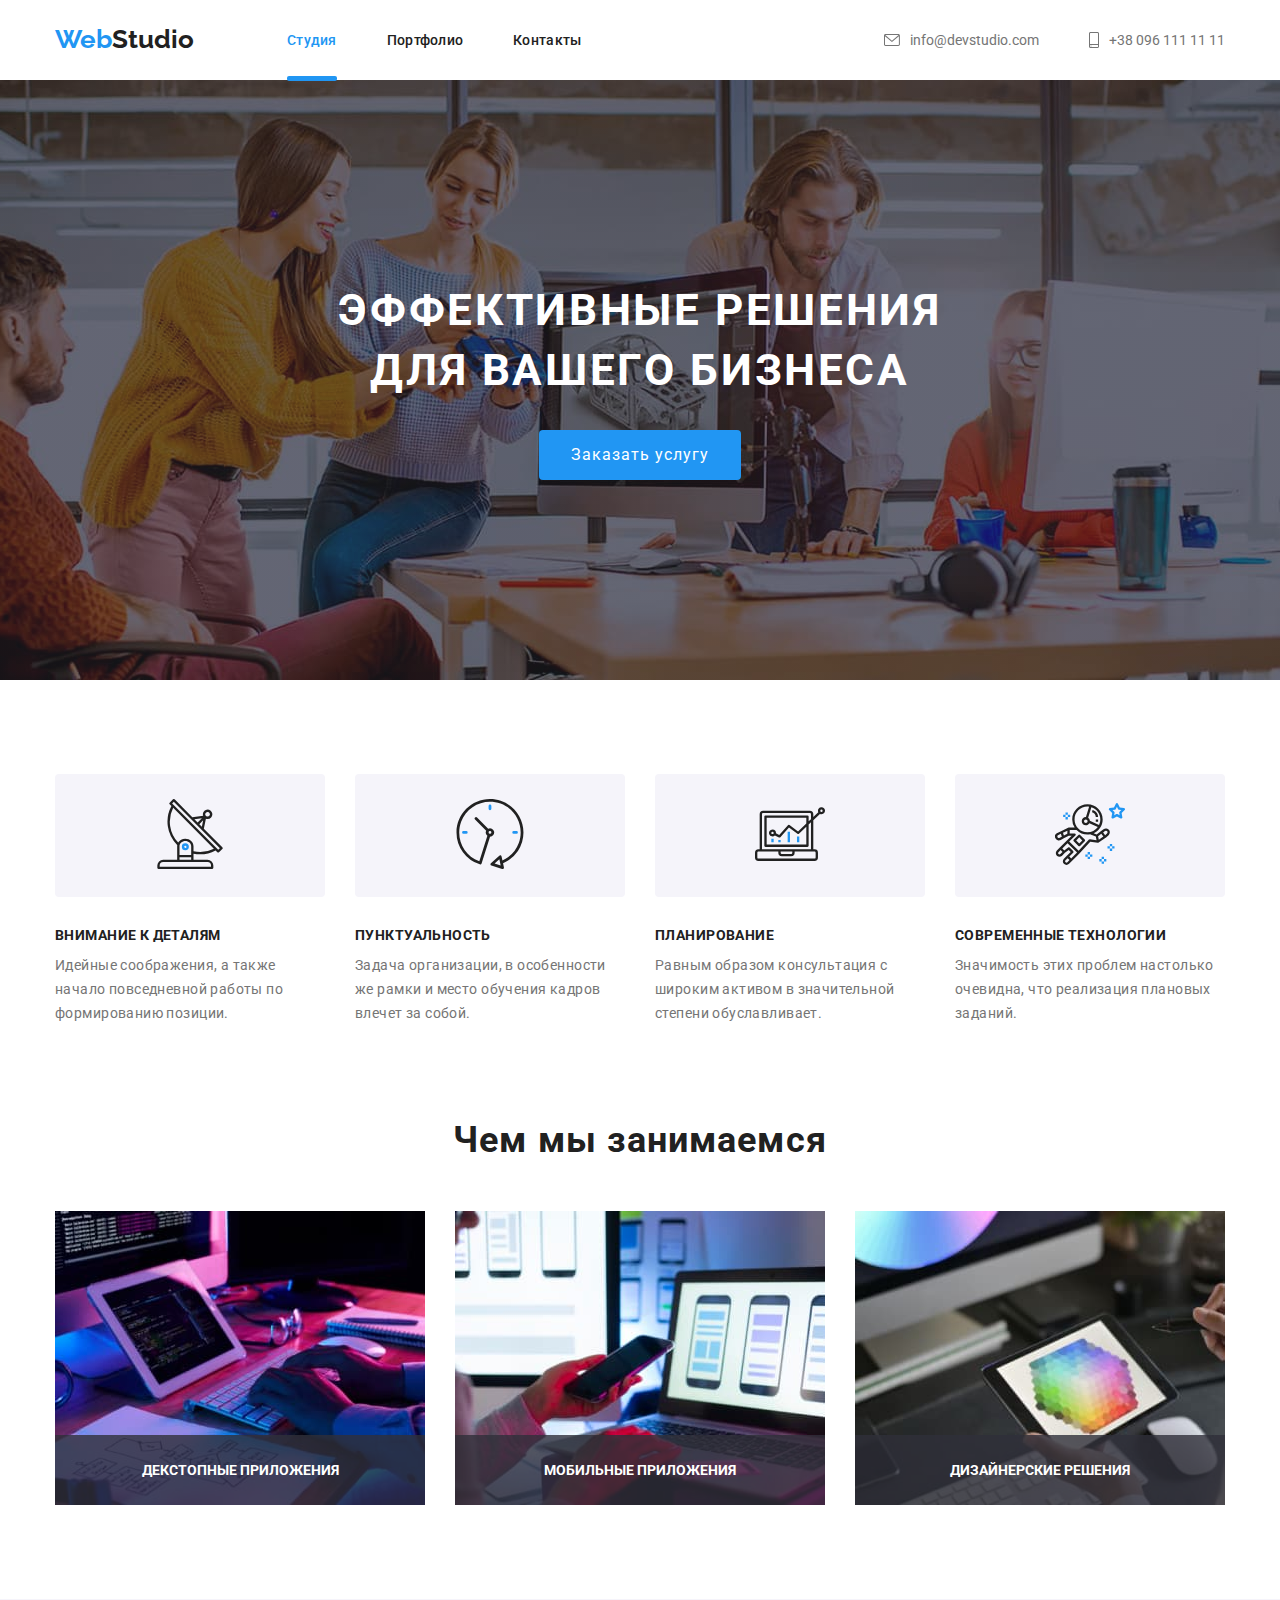
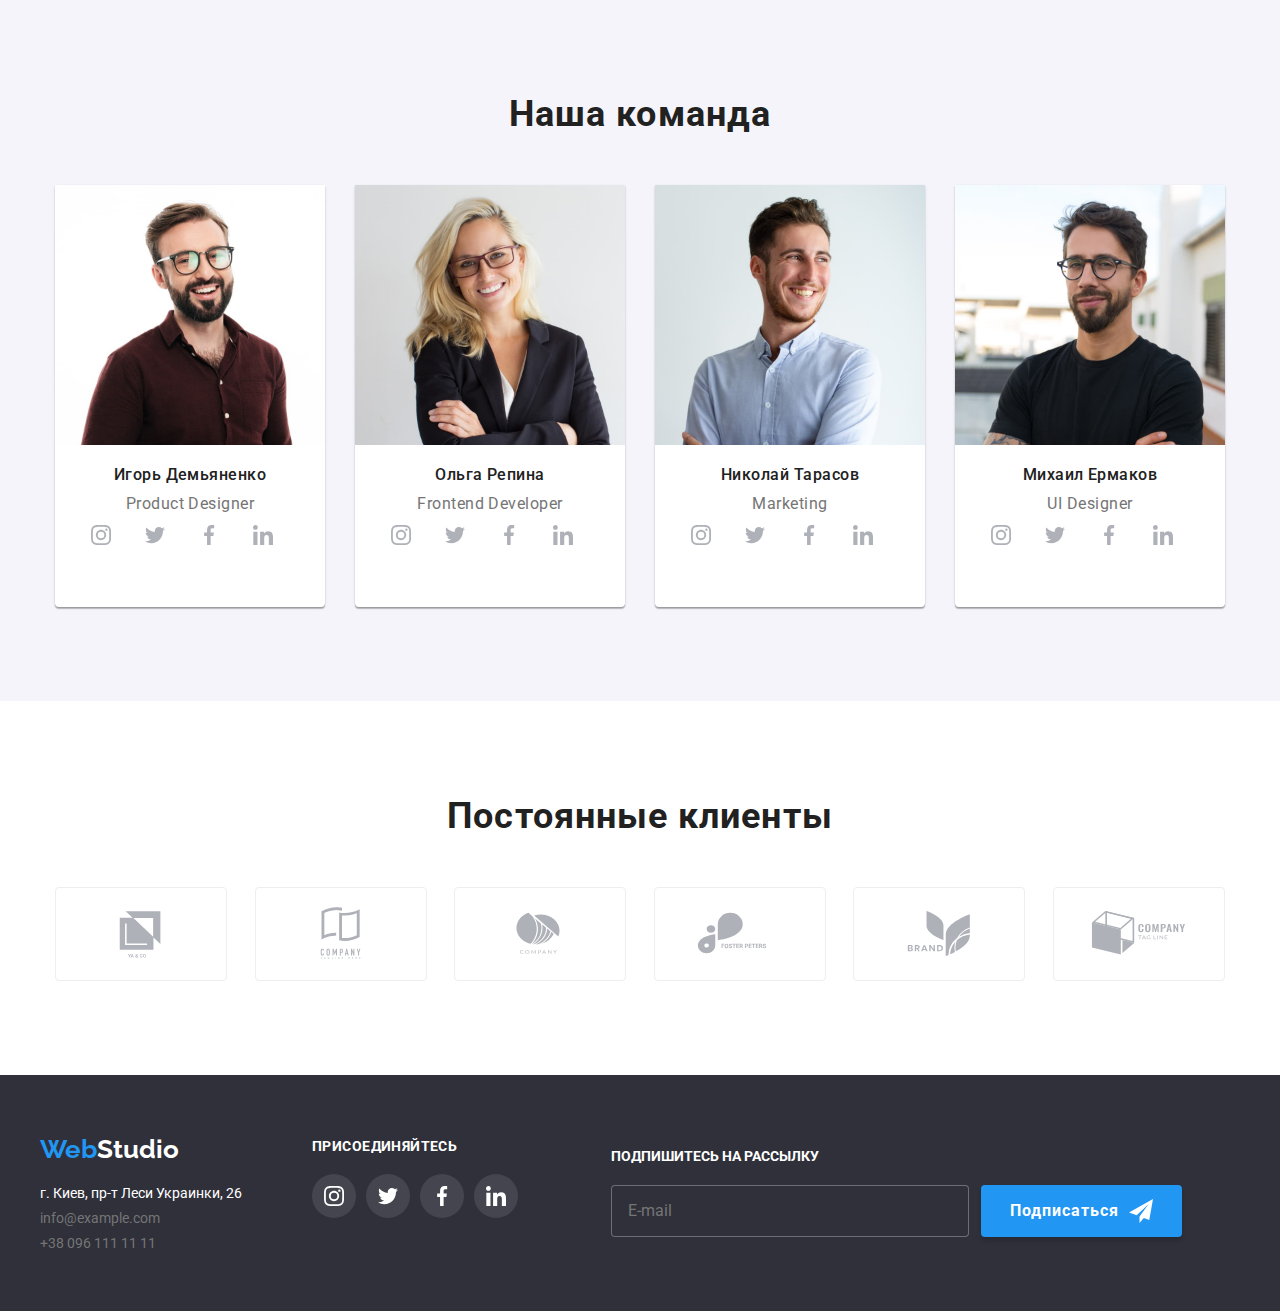
<file: index.html>
<!DOCTYPE html>
<html lang="en">

<head>
    <meta charset="UTF-8">
    <meta http-equiv="X-UA-Compatible" content="IE=edge">
    <meta name="viewport" content="width= , initial-scale=1.0">
    <title>WebStudio</title>
    <link
        href="https://fonts.googleapis.com/css2?family=Raleway:wght@400;500&family=Roboto:wght@400;500;700;900&display=swap"
        rel="stylesheet">
    <link rel="stylesheet"
        href="https://cdnjs.cloudflare.com/ajax/libs/modern-normalize/1.1.0/modern-normalize.min.css">
    <link rel="stylesheet" href="./css/styles.css">
</head>

<body>
    <!-- шапка сайта -->
    <header class="page-header">
        <div class="container container-header centered">
            <a href="#" class="logo"><span>Web</span>Studio</a>
            <nav class="nav-header">
                <ul class="nav-list">
                    <li class="nav-item"><a href="./index.html" class="nav-link current">Студия</a></li>
                    <li class="nav-item"><a href="./portfolio.html" class="nav-link">Портфолио</a></li>
                    <li class="nav-item"><a href="#" class="nav-link">Контакты</a></li>
                </ul>
            </nav>
            <ul class="contacts-list-header">
                <li class="contacts-list-item">
                    <a href=" mailto:info@devstudio.com" class="contact-link centered">
                        <svg class="svg-envelope" width="16" height="12">
                            <use href="./images/icon.svg#icon-envelope"></use>
                        </svg>
                        <span>info@devstudio.com</span></a>
                </li>
                <li class="contacts-list-item">
                    <a href=" tel:+380961111111" class="contact-link centered">
                        <svg class="svg-phone" width="10" height="16">
                            <use href="./images/icon.svg#icon-smartphone"></use>
                        </svg>
                        <span>+38 096 111 11 11</span></a>
                </li>
            </ul>
        </div>
    </header>
    <!-- главная страница -->
    <main class="section-main-container">
        <section class="main-section">
            <div class="container container-main">
                <h1 class="main-title">Эффективные решения для вашего бизнеса</h1>
                <button class="primary-button" data-modal-open type="button">Заказать услугу</button>
            </div>
        </section>
        <!-- Информация -->
        <section class="info-container">
            <div class="container container-info">
                <ul class="info-list flex-between">
                    <li class="info-discription">
                        <div class="svg-container">
                            <svg class="svg-item" width="70" height="70">
                                <use href="./images/icon.svg#icon-antenna"></use>
                            </svg>
                        </div>
                        <h2 class="info-title">Внимание к деталям</h2>
                        <p class="info-item">Идейные соображения, а также начало повседневной работы по формированию
                            позиции.</p>
                    </li>
                    <li class="info-discription">
                        <div class="svg-container">
                            <svg class="svg-item" width="70" height="70">
                                <use href="./images/icon.svg#icon-clock"></use>
                            </svg>
                        </div>
                        <h2 class="info-title">Пунктуальность</h2>
                        <p class="info-item">Задача организации, в особенности же рамки и место обучения кадров влечет
                            за
                            собой.</p>
                    </li>
                    <li class="info-discription">
                        <div class="svg-container">
                            <svg class="svg-item" width="70" height="70">
                                <use href="./images/icon.svg#icon-diagram"></use>
                            </svg>
                        </div>
                        <h2 class="info-title">Планирование</h2>
                        <p class="info-item">Равным образом консультация с широким активом в значительной степени
                            обуславливает.</p>
                    </li>
                    <li class="info-discription">
                        <div class="svg-container">
                            <svg class="svg-item" width="70" height="70">
                                <use href="./images/icon.svg#icon-astronaut"></use>
                            </svg>
                        </div>
                        <h2 class="info-title">Современные технологии</h2>
                        <p class="info-item">Значимость этих проблем настолько очевидна, что реализация плановых
                            заданий.
                        </p>
                    </li>
                </ul>
            </div>

        </section>
        <!-- описание -->
        <section class="about-us">
            <div class="container container-about-us">
                <h2 class="title">Чем мы занимаемся</h2>
                <ul class="about-foto flex-between">
                    <li class="about-foto-card">
                        <img class="about-img" src="./images/img2.jpg" alt="кодит" width="370">
                        <p class="name-foto"> Декстопные приложения</p>
                    </li>
                    <li class="about-foto-card">
                        <img class="about-img" src="./images/img3.jpg" alt="апс" width="370">
                        <p class="name-foto">Мобильные приложения</p>
                    </li>
                    <li class="about-foto-card">
                        <img class="about-img" src="./images/img1.jpg" alt="дизайн" width="370">
                        <p class="name-foto"> Дизайнерские решения</p>
                    </li>
                </ul>
            </div>
        </section>
        <!-- команда -->
        <section class="team">
            <div class="container container-team">
                <h2 class="title">Наша команда</h2>
                <ul class="team-list flex-between">
                    <li class="team-card">
                        <img src="./images/img4.jpg" alt="селфи фото" width="270"></a>
                        <div class="team-discription">
                            <h3 class="team-name">Игорь Демьяненко</h3>
                            <p class="team-position">Product Designer</p>
                            <!-- блок соцсетей -->
                            <ul class="list-social-link">
                                <li class="social-list-icon">
                                    <a href="#" class="social-link-icon">
                                        <svg class="social-icon instagram" width="20" height="20">
                                            <use href="./images/icon.svg#icon-instagram">
                                            </use>
                                        </svg>
                                    </a>
                                </li>
                                <li class="social-list-icon">
                                    <a href="#" class="social-link-icon">
                                        <svg class="social-icon twitter" width="20" height="20">
                                            <use href="./images/icon.svg#icon-twitter"></use>
                                        </svg>
                                    </a>
                                </li>
                                <li class="social-list-icon">
                                    <a href="#" class="social-link-icon">
                                        <svg class="social-icon facebook" width="20" height="20">
                                            <use href="./images/icon.svg#icon-facebook"></use>
                                        </svg>
                                    </a>
                                </li>
                                <li class="social-list-icon">
                                    <a href="#" class="social-link-icon">
                                        <svg class="social-icon linkedin" width="20" height="20">
                                            <use href="./images/icon.svg#icon-linkedin"></use>
                                        </svg>
                                    </a>
                                </li>
                            </ul>
                        </div>
                    </li>
                    <li class="team-card">
                        <img src="./images/img7.jpg" alt="селфи фото" width="270"></a>
                        <div class="team-discription">
                            <h3 class="team-name">Ольга Репина</h3>
                            <p class="team-position">Frontend Developer</p>
                            <ul class="list-social-link">
                                <li class="social-list-icon">
                                    <a href="#" class="social-link-icon">
                                        <svg class="social-icon instagram" width="20" height="20">
                                            <use href="./images/icon.svg#icon-instagram">
                                            </use>
                                        </svg>
                                    </a>
                                </li>
                                <li class="social-list-icon">
                                    <a href="#" class="social-link-icon">
                                        <svg class="social-icon twitter" width="20" height="20">
                                            <use href="./images/icon.svg#icon-twitter"></use>
                                        </svg>
                                    </a>
                                </li>
                                <li class="social-list-icon">
                                    <a href="#" class="social-link-icon">
                                        <svg class="social-icon facebook" width="20" height="20">
                                            <use href="./images/icon.svg#icon-facebook"></use>
                                        </svg>
                                    </a>
                                </li>
                                <li class="social-list-icon">
                                    <a href="#" class="social-link-icon">
                                        <svg class="social-icon linkedin" width="20" height="20">
                                            <use href="./images/icon.svg#icon-linkedin"></use>
                                        </svg>
                                    </a>
                                </li>
                            </ul>
                        </div>

                    </li>
                    <li class="team-card">
                        <img src="./images/img6.jpg" alt="селфи фото" width="270"></a>
                        <div class="team-discription">
                            <h3 class="team-name">Николай Тарасов</h3>
                            <p class="team-position">Marketing</p>
                            <ul class="list-social-link">
                                <li class="social-list-icon">
                                    <a href="#" class="social-link-icon">
                                        <svg class="social-icon instagram" width="20" height="20">
                                            <use href="./images/icon.svg#icon-instagram">
                                            </use>
                                        </svg>
                                    </a>
                                </li>
                                <li class="social-list-icon">
                                    <a href="#" class="social-link-icon">
                                        <svg class="social-icon twitter" width="20" height="20">
                                            <use href="./images/icon.svg#icon-twitter"></use>
                                        </svg>
                                    </a>
                                </li>
                                <li class="social-list-icon">
                                    <a href="#" class="social-link-icon">
                                        <svg class="social-icon facebook" width="20" height="20">
                                            <use href="./images/icon.svg#icon-facebook"></use>
                                        </svg>
                                    </a>
                                </li>
                                <li class="social-list-icon">
                                    <a href="#" class="social-link-icon">
                                        <svg class="social-icon linkedin" width="20" height="20">
                                            <use href="./images/icon.svg#icon-linkedin"></use>
                                        </svg>
                                    </a>
                                </li>
                            </ul>
                        </div>
                    </li>
                    <li class="team-card">
                        <img src="./images/img5.jpg" alt="селфи фото" width="270"></a>
                        <div class="team-discription">
                            <h3 class="team-name">Михаил Ермаков</h3>
                            <p class="team-position">UI Designer</p>
                            <ul class="list-social-link">
                                <li class="social-list-icon">
                                    <a href="#" class="social-link-icon">
                                        <svg class="social-icon instagram" width="20" height="20">
                                            <use href="./images/icon.svg#icon-instagram">
                                            </use>
                                        </svg>
                                    </a>
                                </li>
                                <li class="social-list-icon">
                                    <a href="#" class="social-link-icon">
                                        <svg class="social-icon twitter" width="20" height="20">
                                            <use href="./images/icon.svg#icon-twitter"></use>
                                        </svg>
                                    </a>
                                </li>
                                <li class="social-list-icon">
                                    <a href="#" class="social-link-icon">
                                        <svg class="social-icon facebook" width="20" height="20">
                                            <use href="./images/icon.svg#icon-facebook"></use>
                                        </svg>
                                    </a>
                                </li>
                                <li class="social-list-icon">
                                    <a href="#" class="social-link-icon">
                                        <svg class="social-icon linkedin" width="20" height="20">
                                            <use href="./images/icon.svg#icon-linkedin"></use>
                                        </svg>
                                    </a>
                                </li>
                            </ul>
                        </div>
                    </li>
                </ul>
            </div>
        </section>
        <!-- Клиенты -->
        <section class="client-section">
            <div class="container">
                <h2 class="title">Постоянные клиенты</h2>
                <ul class="client-list flex-between">
                    <li class="client-item">
                        <a href="#" class="client-link centered">
                            <svg class="client-icon" width="106" height="60">
                                <use href="./images/icon.svg#icon-Logo"></use>
                            </svg>
                        </a>
                    </li>
                    <li class="client-item">
                        <a href="#" class="client-link">
                            <svg class="client-icon" width="106" height="60">
                                <use href="./images/icon.svg#icon-Logo-1"></use>
                            </svg>
                        </a>
                    </li>
                    <li class="client-item">
                        <a href="#" class="client-link">
                            <svg class="client-icon" width="106" height="60">
                                <use href="./images/icon.svg#icon-Logo-2"></use>
                            </svg>
                        </a>
                    </li>
                    <li class="client-item">
                        <a href="#" class="client-link">
                            <svg class="client-icon" width="106" height="60">
                                <use href="./images/icon.svg#icon-Logo-5"></use>
                            </svg>
                        </a>
                    </li>
                    <li class="client-item">
                        <a href="#" class="client-link">
                            <svg class="client-icon" width="106" height="60">
                                <use href="./images/icon.svg#icon-Logo-3"></use>
                            </svg>
                        </a>
                    </li>
                    <li class="client-item">
                        <a href="#" class="client-link">
                            <svg class="client-icon" width="106" height="60">
                                <use href="./images/icon.svg#icon-Logo-6"></use>
                            </svg>
                        </a>
                    </li>
                </ul>
            </div>
        </section>

        <!-- подвал -->
        <footer class="footer-main">
            <div class="container container-footer centered">
                <div>
                    <a href="#" class="logo"><span>Web</span>Studio</a>
                    <address class="address">
                        <ul class="contacts-list-footer">
                            <li class="link-footer"><a href="https://www.google.com/maps" class="map-link">г. Киев, пр-т
                                    Леси
                                    Украинки, 26</a></li>
                            <li class="link-footer"><a href="#" class="contact-link">info@example.com</a></li>
                            <li class="link-footer"><a href="tel:+380961111111" class="contact-link">+38 096 111 11
                                    11</a>
                            </li>
                        </ul>
                    </address>
                </div>
                <div class="social-link-footer">
                    <h2 class="info-title-footer">Присоединяйтесь</h2>
                    <ul class="list-social-link">
                        <li class="social-list-icon">
                            <a href="#" class="social-link-icon footer-social">
                                <svg class="social-icon-footer" width="20" height="20">
                                    <use href="./images/icon.svg#icon-instagram"></use>
                                </svg>
                            </a>
                        </li>
                        <li class="social-list-icon">
                            <a href="#" class="social-link-icon footer-social">
                                <svg class="social-icon-footer" width="20" height="20">
                                    <use href="./images/icon.svg#icon-twitter"></use>
                                </svg>
                            </a>
                        </li>
                        <li class="social-list-icon">
                            <a href="#" class="social-link-icon footer-social">
                                <svg class="social-icon-footer" width="20" height="20">
                                    <use href="./images/icon.svg#icon-facebook"></use>
                                </svg>
                            </a>
                        </li>
                        <li class="social-list-icon">
                            <a href="#" class="social-link-icon footer-social">
                                <svg class="social-icon-footer" width="20" height="20">
                                    <use href="./images/icon.svg#icon-linkedin"></use>
                                </svg>
                            </a>
                        </li>
                    </ul>
                </div>
                <div class="footer-form">
                    <form class="subscrabe-thumb">
                        <div class="subscrabe-input-thumb">
                            <label class="subscrabe-text" for="subscrabe">Подпишитесь на рассылку</label>
                            <input class="subscrabe-input" type="email" name="subscrabe_email" id="subscrabe"
                                placeholder="E-mail" />
                        </div>
                        <div class="button-thumb">
                            <button type="submit" class="subscrabe-button"> Подписаться
                                <svg class="subscrabe-icon" width="24px" height="24px">
                                    <use href="./images/icon.svg#icon-airplane"></use>
                                </svg>
                            </button>
                        </div>
                    </form>
                </div>
            </div>

        </footer>

        <!-- Модальное окно -->
        <div class="backdrop is-hidden" data-modal>
            <div class="modal">
                <button class="close" data-modal-close>
                    <svg class="close_icon" width="18px" height="18px">
                        <use href="./images/icon.svg#icon-close">
                        </use>
                    </svg>
                </button>
                <!-- Формы модалки -->
                <form class="form-order" action="js-speaker-form">
                    <p class="form-header">Оставьте свои данные, мы вам перезвоним</p>
                    <div class="input-field">
                        <div class="position-field">
                            <label class="form-field ">
                                <span class="form-field-text">Имя</span>
                                <div class="form-field-position">
                                    <input class="form-input" type="text" name="user-name" />
                                    <svg class="form-icon" width="18px" height="18px">
                                        <use href="./images/icon.svg#icon-person-black"></use>
                                    </svg>
                                </div>
                            </label>
                        </div>
                        <div class="position-field">
                            <label class="form-field">
                                <span class=" form-field-text">Телефон</span>
                                <div class="form-field-position">
                                    <input class="form-input" type="tel" name="user-tel" />
                                    <svg class="form-icon" width="18px" height="18px">
                                        <use href="./images/icon.svg#icon-phone-black"></use>
                                    </svg>
                                </div>
                            </label>
                        </div>
                        <div class="position-field">
                            <label class="form-field">
                                <span class=" form-field-text"> Почта</span>
                                <div class="form-field-position">
                                    <input class="form-input" type="email" name="user-mail" />
                                    <svg class="form-icon" width="18px" height="18px">
                                        <use href="./images/icon.svg#icon-email-black"></use>
                                    </svg>
                                </div>
                            </label>
                        </div>
                        <div class="position-field">
                            <label class="form-field">
                                <span class=" form-field-text">Комментарий</span>
                                <textarea class=" form-text" name="user-mail" rows="10"
                                    placeholder="Введите текст"></textarea>
                            </label>
                        </div>
                    </div>
                    <div class="form-field сheck_box_form">
                        <label class="сheck_box_label">
                            <input class="check_input" type="checkbox" name="privacy_policy">
                            <span class="check_box"></span>
                            Соглашаюсь с рассылкой и принимаю <a href="#">Условия договора</a>
                        </label>
                    </div>
                    <button class="button-form" type="submit">Отправить</button>
                </form>

                <script src="./js/modal.js"></script>
</body>

</html>
</file>
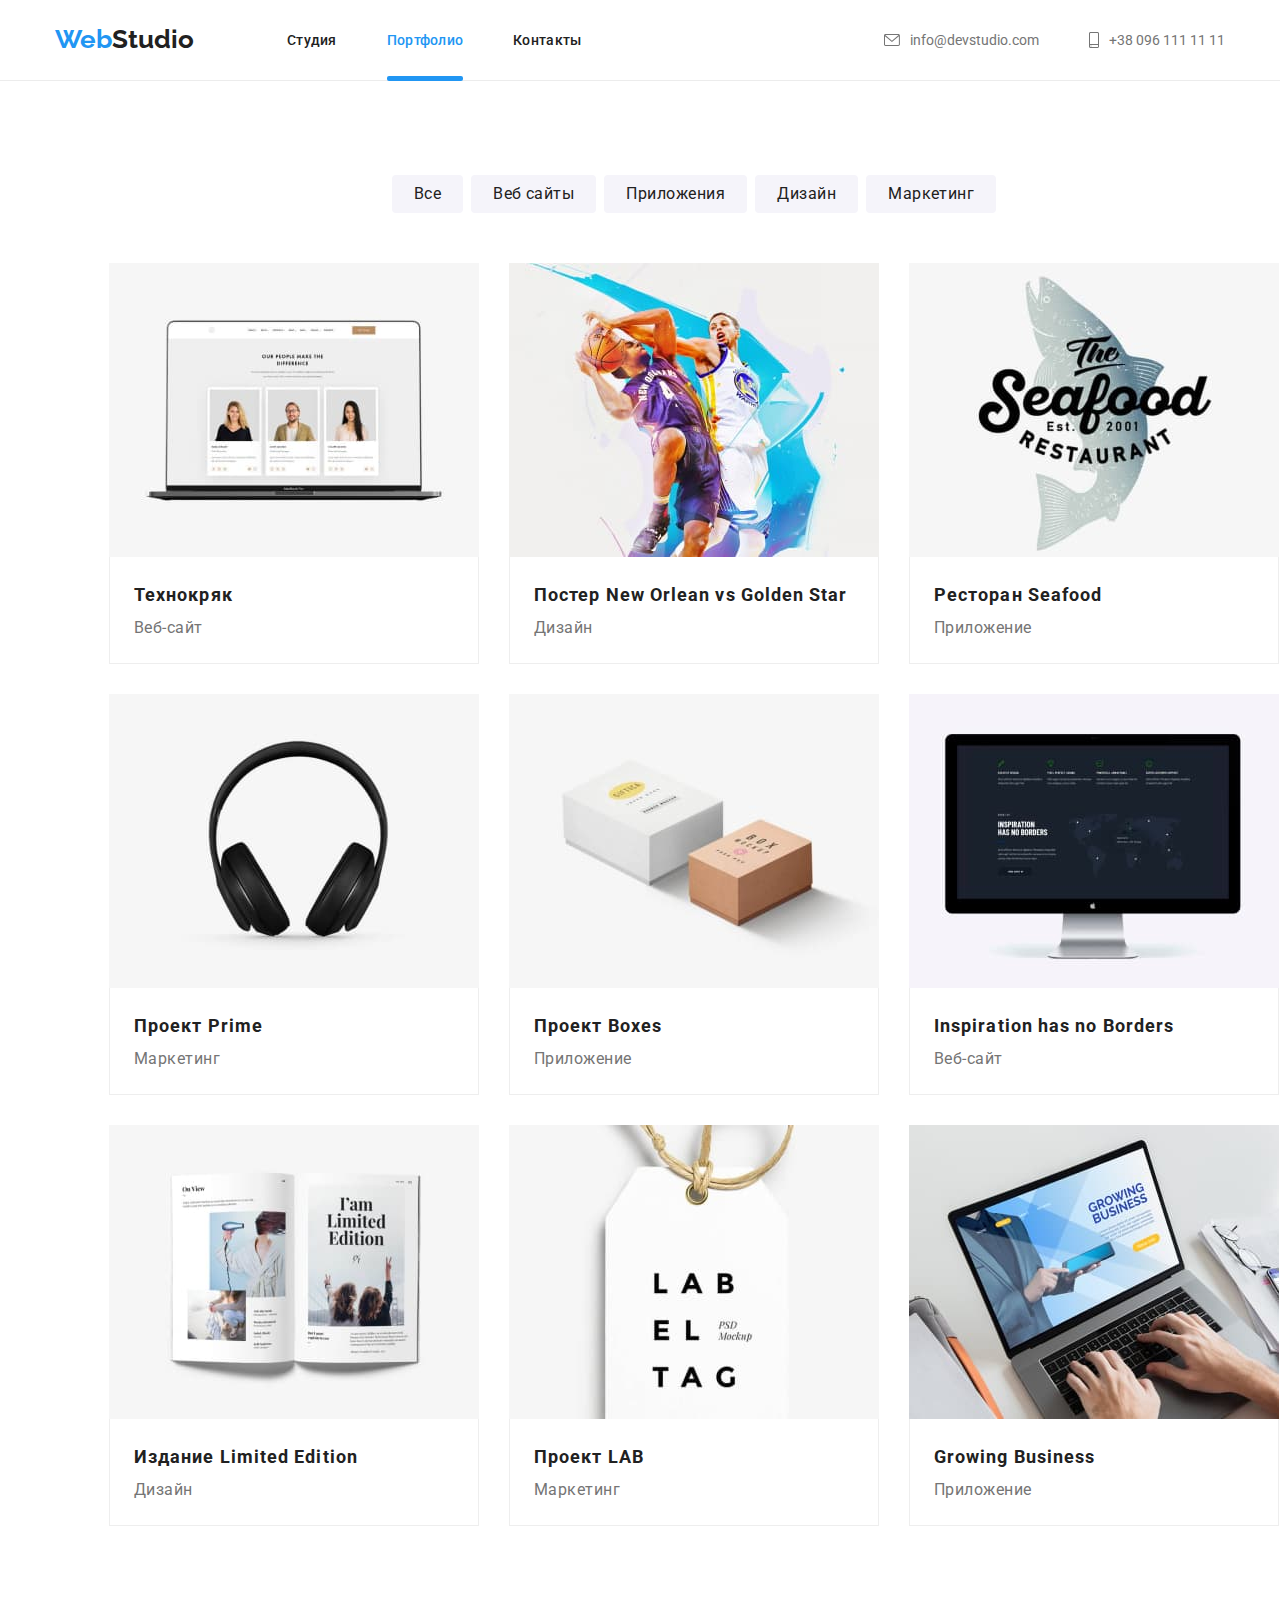
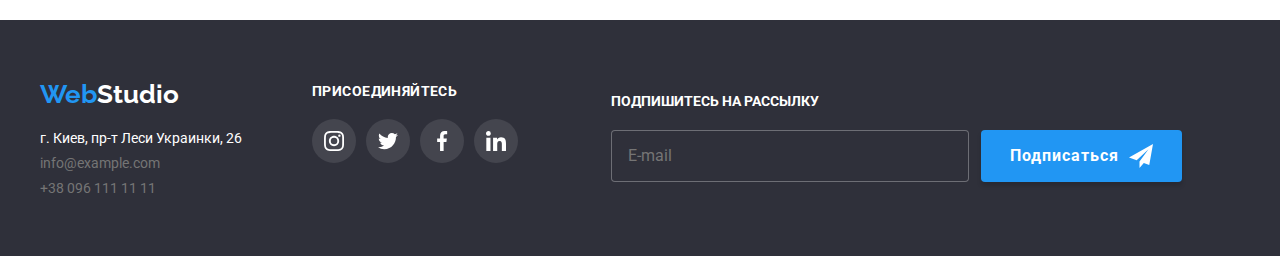
<file: portfolio.html>
<!DOCTYPE html>
<html lang="ru">

<head>
    <meta charset="UTF-8">
    <meta http-equiv="X-UA-Compatible" content="IE=edge">
    <meta name="viewport" content="width=device-width, initial-scale=1.0">
    <title>Portfolio</title>
    <link
        href="https://fonts.googleapis.com/css2?family=Raleway:wght@400;500&family=Roboto:wght@400;500;700;900&display=swap"
        rel="stylesheet">
    <link rel="stylesheet"
        href="https://cdnjs.cloudflare.com/ajax/libs/modern-normalize/1.1.0/modern-normalize.min.css">
    <link rel="stylesheet" href="./css/styles.css">
</head>

<body>
    <!-- шапка сайта -->
    <header class="page-header line">
        <div class="container container-header centered">
            <a href="#" class="logo"><span>Web</span>Studio</a>
            <nav class="nav-header">
                <ul class="nav-list">
                    <li class="nav-item"><a href="./index.html" class="nav-link">Студия</a></li>
                    <li class="nav-item"><a href="./portfolio.html" class="nav-link current">Портфолио</a></li>
                    <li class="nav-item"><a href="#" class="nav-link">Контакты</a></li>
                </ul>
            </nav>
            <ul class="contacts-list-header">
                <li class="contacts-list-item">
                    <a href=" mailto:info@devstudio.com" class="contact-link centered">
                        <svg class="svg-envelope" width="16px" height="12px">
                            <use href="./images/icon.svg#icon-envelope"></use>
                        </svg>
                        <span>info@devstudio.com</span></a>
                </li>
                <li class="contacts-list-item">
                    <a href=" tel:+380961111111" class="contact-link centered">
                        <svg class="svg-phone" width="10px" height="16px">
                            <use href="./images/icon.svg#icon-smartphone"></use>
                        </svg>
                        <span>+38 096 111 11 11</span></a>
                </li>
            </ul>
        </div>
    </header>
    <!-- портфолио -->
    <main>
        <section class="portfolio-section">
            <div class="container">
                <ul class="filter-button">
                    <li class="filter-item">
                        <button type="button" class="secondary-button current">Все</button></li>
                    <li class="filter-item">
                        <button type="button" class="secondary-button">Веб сайты</button></li>
                    <li class="filter-item">
                        <button type="button" class="secondary-button">Приложения</button></li>
                    <li class="filter-item">
                        <button type="button" class="secondary-button">Дизайн</button></li>
                    <li class="filter-item">
                        <button type="button" class="secondary-button">Маркетинг</button></li>
                </ul>
            </div>

            <!-- описание -->
            <div class="container">
                <ul class="portfolio-list">
                    <li class="portfolio-item-list">
                        <article class="portfolio-card">
                            <a href="#" class="portfolio-link">
                                <div class="thumb-image">
                                    <img src="./images/img (2) (1).jpg" alt="наша команда">
                                    <div class="overlay-text-thumb">
                                        <p class="overlay-text">
                                            Технокряк это современная площадка распространения
                                            коронавируса. Компании используют эту платформу для
                                            цифрового шпионажа и атак на защищённые сервера
                                            конкурентов.
                                        </p>
                                    </div>
                                </div>
                                <div class="portfolio-item">
                                    <h3 class="portfolio-item-title">Технокряк</h3>
                                    <p class="portfolio-item-discription">Веб-сайт</p>
                                </div>
                            </a>
                        </article>
                    </li>
                    <li class="portfolio-item-list">
                        <article class="portfolio-card">
                            <a href="#" class="portfolio-link">
                                <div class="thumb-image">
                                    <img src="./images/img (3) (1).jpg" alt="баскетболисты">
                                    <div class="overlay-text-thumb">
                                        <p class="overlay-text">
                                            Технокряк это современная площадка распространения
                                            коронавируса. Компании используют эту платформу для
                                            цифрового шпионажа и атак на защищённые сервера
                                            конкурентов.
                                        </p>
                                    </div>
                                </div>
                                <div class="portfolio-item">
                                    <h3 class="portfolio-item-title">Постер New Orlean vs Golden Star</h3>
                                    <p class="portfolio-item-discription">Дизайн</p>
                                </div>
                            </a>
                        </article>

                    </li>
                    <li class="portfolio-item-list">
                        <article class="portfolio-card">
                            <a href="#" class="portfolio-link">
                                <div class="thumb-image">
                                    <img src="./images/img (4).jpg" alt="рыбный ресторан">
                                    <div class="overlay-text-thumb">
                                        <p class="overlay-text">
                                            Технокряк это современная площадка распространения
                                            коронавируса. Компании используют эту платформу для
                                            цифрового шпионажа и атак на защищённые сервера
                                            конкурентов.
                                        </p>
                                    </div>
                                </div>
                                <div class="portfolio-item">
                                    <h3 class="portfolio-item-title">Ресторан Seafood</h3>
                                    <p class="portfolio-item-discription">Приложение</p>
                                </div>
                            </a>
                        </article>

                    </li>
                    <li class="portfolio-item-list">
                        <article class="portfolio-card">
                            <a href="#" class="portfolio-link">
                                <div class="thumb-image">
                                    <img src="./images/img (5).jpg" alt="наушники">
                                    <div class="overlay-text-thumb">
                                        <p class="overlay-text">
                                            Технокряк это современная площадка распространения
                                            коронавируса. Компании используют эту платформу для
                                            цифрового шпионажа и атак на защищённые сервера
                                            конкурентов.
                                        </p>
                                    </div>
                                </div>
                                <div class="portfolio-item">
                                    <h3 class="portfolio-item-title">Проект Prime</h3>
                                    <p class="portfolio-item-discription">Маркетинг</p>
                                </div>
                            </a>
                        </article>

                    </li>
                    <li class="portfolio-item-list">
                        <article class="portfolio-card">
                            <a href="#" class="portfolio-link">
                                <div class="thumb-image">
                                    <img src="./images/img (6).jpg" alt="коробки">
                                    <div class="overlay-text-thumb">
                                        <p class="overlay-text">
                                            Технокряк это современная площадка распространения
                                            коронавируса. Компании используют эту платформу для
                                            цифрового шпионажа и атак на защищённые сервера
                                            конкурентов.
                                        </p>
                                    </div>
                                </div>
                                <div class="portfolio-item">
                                    <h3 class="portfolio-item-title">Проект Boxes</h3>
                                    <p class="portfolio-item-discription">Приложение</p>
                                </div>
                            </a>
                        </article>

                    </li>
                    <li class="portfolio-item-list">
                        <article class="portfolio-card">
                            <a href="#" class="portfolio-link">
                                <div class="thumb-image">
                                    <img src="./images/img (7).jpg" alt="монитор">
                                    <div class="overlay-text-thumb">
                                        <p class="overlay-text">
                                            Технокряк это современная площадка распространения
                                            коронавируса. Компании используют эту платформу для
                                            цифрового шпионажа и атак на защищённые сервера
                                            конкурентов.
                                        </p>
                                    </div>
                                </div>
                                <div class="portfolio-item">
                                    <h3 class="portfolio-item-title">Inspiration has no Borders</h3>
                                    <p class="portfolio-item-discription">Веб-сайт</p>
                                </div>
                            </a>
                        </article>

                    </li>
                    <li class="portfolio-item-list">
                        <!-- <article class="portfolio-card"> -->
                        <a href="#" class="portfolio-link">
                            <div class="thumb-image">
                                <img src="./images/img (8).jpg" alt="книга">
                                <div class="overlay-text-thumb">
                                    <p class="overlay-text">
                                        Технокряк это современная площадка распространения
                                        коронавируса. Компании используют эту платформу для
                                        цифрового шпионажа и атак на защищённые сервера
                                        конкурентов.
                                    </p>
                                </div>
                            </div>
                            <div class="portfolio-item">
                                <h3 class="portfolio-item-title">Издание Limited Edition</h3>
                                <p class="portfolio-item-discription">Дизайн</p>
                            </div>
                        </a>
                        <!-- </article> -->

                    </li>
                    <li class="portfolio-item-list">
                        <article class="portfolio-card">
                            <a href="#" class="portfolio-link">
                                <div class="thumb-image">
                                    <img src="./images/img (9).jpg" alt="бирка">
                                    <div class="overlay-text-thumb">
                                        <p class="overlay-text">
                                            Технокряк это современная площадка распространения
                                            коронавируса. Компании используют эту платформу для
                                            цифрового шпионажа и атак на защищённые сервера
                                            конкурентов.
                                        </p>
                                    </div>
                                </div>
                                <div class="portfolio-item">
                                    <h3 class="portfolio-item-title">Проект LAB</h3>
                                    <p class="portfolio-item-discription">Маркетинг</p>
                                </div>
                            </a>
                        </article>

                    </li>
                    <li class="portfolio-item-list">
                        <article class="portfolio-card">
                            <a href="#" class="portfolio-link">
                                <div class="thumb-image">
                                    <img src="./images/img (10).jpg" alt="ноутбук">
                                    <div class="overlay-text-thumb">
                                        <p class="overlay-text">
                                            Технокряк это современная площадка распространения
                                            коронавируса. Компании используют эту платформу для
                                            цифрового шпионажа и атак на защищённые сервера
                                            конкурентов.
                                        </p>
                                    </div>
                                </div>
                                <div class="portfolio-item">
                                    <h3 class="portfolio-item-title">Growing Business</h3>
                                    <p class="portfolio-item-discription">Приложение</p>
                                </div>
                            </a>
                        </article>

                    </li>

                </ul>
            </div>

        </section>
    </main>
    <!-- Подвал -->
    <footer class="footer-main">
        <div class="container container-footer centered">
            <div>
                <a href="#" class="logo"><span>Web</span>Studio</a>
                <address class="address">
                    <ul class="contacts-list-footer">
                        <li class="link-footer"><a href="https://www.google.com/maps" class="map-link">г. Киев, пр-т
                                Леси
                                Украинки, 26</a></li>
                        <li class="link-footer"><a href="#" class="contact-link">info@example.com</a></li>
                        <li class="link-footer"><a href="tel:+380961111111" class="contact-link">+38 096 111 11
                                11</a>
                        </li>
                    </ul>
                </address>
            </div>
            <div class="social-link-footer">
                <h2 class="info-title-footer">Присоединяйтесь</h2>
                <ul class="list-social-link">
                    <li class="social-list-icon">
                        <a href="#" class="social-link-icon footer-social">
                            <svg class="social-icon-footer" width="20px" height="20px">
                                <use href="./images/icon.svg#icon-instagram"></use>
                            </svg>
                        </a>
                    </li>
                    <li class="social-list-icon">
                        <a href="#" class="social-link-icon footer-social">
                            <svg class="social-icon-footer" width="20px" height="20px">
                                <use href="./images/icon.svg#icon-twitter"></use>
                            </svg>
                        </a>
                    </li>
                    <li class="social-list-icon">
                        <a href="#" class="social-link-icon footer-social">
                            <svg class="social-icon-footer" width="20px" height="20px">
                                <use href="./images/icon.svg#icon-facebook"></use>
                            </svg>
                        </a>
                    </li>
                    <li class="social-list-icon">
                        <a href="#" class="social-link-icon footer-social">
                            <svg class="social-icon-footer" width="20px" height="20px">
                                <use href="./images/icon.svg#icon-linkedin"></use>
                            </svg>
                        </a>
                    </li>
                </ul>
            </div>
            <div class="footer-form">
                <form class="subscrabe-thumb">
                    <div class="subscrabe-input-thumb">
                        <label class="subscrabe-text" for="subscrabe">Подпишитесь на рассылку</label>
                        <input class="subscrabe-input" type="email" name="subscrabe_email" id="subscrabe"
                            placeholder="E-mail" />
                    </div>
                    <div class="button-thumb">
                        <button type="submit" class="subscrabe-button"> Подписаться
                            <svg class="subscrabe-icon" width="24px" height="24px">
                                <use href="./images/icon.svg#icon-airplane"></use>
                            </svg>
                        </button>
                    </div>
                </form>
            </div>
        </div>

    </footer>
</body>

</html>
</file>
<file: css/styles.css>
:root {
  --background-color-team: #f5f4fa;
  --blue-color: #2196f3;
  --primary-color: #ffffff;
  --secondary-color: #212121;
  --primary-background: #2f303a;
  --footer-color-design: #ececec;
  --border-portfolio: #eeeeee;
  --fill-social-icon: #afb1b8;

  --footer-link-color: rgba(255, 255, 255, 0.6);
  --text-primary: #212121;
  --text-secondary: #757575;
  --animation: cubic-bezier(0.4, 0, 0.2, 1);

  /* если я захочу поменять белый цвет толькол текста, а не всё где есть белый цвет
  поэтому сделал белый в нескольких переменных, для текста, для элементов где белый
  или фон или рамка белая либо что -то еще  */

  --text-btn: #ffffff;
  --title-color: #ffffff;
}

body {
  font-family: "Roboto", Arial, sans-serif;
  font-size: 14px;
  color: var(--text-primary);
}

address {
  font-style: normal;
  margin-top: 20px;
}

a {
  text-decoration: none;
}

h1,
h2,
h3,
p,
ul {
  list-style: none;
  margin: 0px;
  padding: 0px;
}

img {
  min-width: 100%;
  height: auto;
  display: block;
}

.centered {
  display: flex;
  align-items: center;
}

.flex-between {
  display: flex;
  justify-content: space-between;
}

/* контейнер страницы */
.container {
  width: 1200px;
  padding: 0 15px;
  margin: 0 auto;
}

/* страница Студио */

.nav-header {
  margin-left: 93px;
}

.nav-list {
  display: flex;
}

.nav-item:not(:first-child) {
  margin-left: 50px;
}

/* страница портфолио */

.line {
  border-bottom: 1px solid var(--footer-color-design);
}

.filter-item:not(:last-child) {
  display: flex;
  text-align: center;
  margin-right: 8px;
}

.filter-button {
  display: flex;
  justify-content: center;
  margin-bottom: 50px;
}

/* link navigation header */

.nav-link::after {
  content: "";

  position: absolute;

  left: 0;
  bottom: -1px;

  display: none;
  width: 100%;
  height: 5px;
  border-radius: 2px;
  background-color: var(--blue-color);
}

.nav-link {
  position: relative;
  display: block;
  padding: 32px 0;
  color: var(--text-primary);
  font-weight: 500;
  font-size: 14px;
  line-height: 16px;
  letter-spacing: 0.02em;

  /* transition: color 250ms;
  transition: transform 250ms var(--animation); */

  transition: color 250ms var(--animation),
    background-color 250ms var(--animation);
}

.nav-link.current::after {
  display: block;
}

.nav-link:hover,
.current {
  color: var(--blue-color);
}

/* главная страница */
.main-section {
  padding: 200px 0;
  text-align: center;
  background-color: var(--primary-background);
  background-size: cover;
  background-position: center;
  background-image: linear-gradient(
      to right,
      rgba(47, 48, 58, 0.4),
      rgba(47, 48, 58, 0.4)
    ),
    url(../images/mainsection.jpg);
}

.main-title {
  margin: auto;
  width: 696px;

  color: var(--title-color);
  font-size: 44px;
  line-height: 60px;
  letter-spacing: 0.06em;
  text-transform: uppercase;
}

.main-section .primary-button {
  padding: 10px 32px;
  margin-top: 30px;
  display: inline-block;
  border-radius: 4px;
  border: none;
  background-color: var(--blue-color);

  color: var(--text-btn);
  cursor: pointer;
  font-size: 16px;
  line-height: 30px;
  letter-spacing: 0.06em;

  transition: color 250ms var(--animation),
    background-color 250ms var(--animation);
}

.main-section .primary-button:focus,
.main-section .primary-button:hover {
  color: var(--blue-color);
  background-color: var(--primary-color);
}

.logo {
  font-family: Raleway;
  font-size: 26px;
  font-weight: 700;

  color: var(--text-primary);
}

.logo span {
  color: var(--blue-color);
}

.contacts-list-header {
  display: flex;
  margin-left: auto;
}

.contacts-list-item + .contacts-list-item {
  margin-left: 50px;
}

.contact-link {
  color: var(--text-secondary);
  transition: color 250ms var(--animation);
}

.contact-link:hover {
  color: var(--blue-color);
}

.contact-link:hover .svg-envelope,
.contact-link:hover .svg-phone {
  fill: var(--blue-color);
}

.svg-envelope,
.svg-phone {
  margin-right: 10px;
  fill: var(--text-secondary);
  transition: color 250ms var(--animation);
}

.about-us {
  padding: 47px 0 94px;
}

.about-foto-card {
  position: relative;
}

.about-img {
  display: block;
  width: 100%;
  height: auto;
}

.name-foto {
  position: absolute;
  padding: 27px 0;
  left: 0;
  bottom: 0;
  width: 100%;

  color: var(--primary-color);
  font-weight: 700;
  font-size: 14px;
  line-height: 1.17;
  text-transform: uppercase;
  text-align: center;

  background-color: rgba(47, 48, 58, 0.8);
}

.team-card {
  background-color: var(--primary-color);
  border-radius: 0px 0px 4px 4px;
}

.title {
  margin-bottom: 50px;

  text-align: center;
  font-weight: 700;
  font-size: 36px;
  line-height: 42px;
  letter-spacing: 0.03em;
}

/* studio page */

.info-discription {
  width: 270px;
}

.info-container {
  padding: 94px 0 47px;
}

.svg-container {
  background-color: var(--background-color-team);
  padding: 25px 100px;
  border-radius: 4px;
}

.info-title {
  padding-top: 30px;
  padding-bottom: 10px;

  font-size: 14px;
  line-height: 16px;
  letter-spacing: 0.03em;
  text-transform: uppercase;
}

.info-item {
  color: var(--text-secondary);
  font-size: 14px;
  line-height: 24px;
  letter-spacing: 0.03em;
}

/* Команда */
.team {
  background-color: var(--background-color-team);
  padding: 94px 0px;
}

.team-list .team-card {
  box-shadow: 0px 1px 3px rgba(0, 0, 0, 0.12), 0px 1px 1px rgba(0, 0, 0, 0.14),
    0px 2px 1px rgba(0, 0, 0, 0.2);
  border-radius: 0 0 4px 4px;
}

.team-discription {
  padding: 20px 24px;
}

.team-name {
  margin-bottom: 10px;

  font-size: 16px;
  font-weight: 500;
  color: var(--text-primary);
  line-height: 19px;
  text-align: center;
  letter-spacing: 0.03em;
}

.team-position {
  color: var(--text-secondary);
  font-size: 16px;
  font-weight: 400;
  line-height: 19px;
  text-align: center;
  letter-spacing: 0.03em;
}

/* соцсети карточек */
.list-social-link {
  display: flex;
  margin: 0 auto;
  padding-bottom: 30px;
}

.social-list-icon:not(:last-child) {
  margin-right: 10px;
}

.social-link-icon {
  display: flex;
  height: 44px;
  width: 44px;
  border-radius: 50%;
  align-items: center;
  justify-content: center;
  fill: var(--fill-social-icon);

  transition: fill 250ms var(--animation);
  transition: background-color 250ms var(--animation);
}

.social-link-icon:hover,
.social-link-icon:focus {
  background-color: var(--blue-color);
  fill: var(--primary-color);
  /* transition: fill 250ms var(--animation);
  transition: background-color 250ms var(--animation); */
}

/* страница портфолио  */

.portfolio-section {
  padding: 94px;
}

.portfolio-item-discription {
  color: var(--text-secondary);
  font-weight: 400;
  font-size: 16px;
  line-height: 30px;
  letter-spacing: 0.03em;
}

.portfolio-item {
  padding: 20px 24px;
  border: 1px solid var(--border-portfolio);
  border-top: none;
  background-color: var(--primary-color);
}

.portfolio-item-title {
  color: var(--text-primary);
  font-size: 18px;
  line-height: 36px;
  letter-spacing: 0.06em;
}

.portfolio-item-list {
  width: 370px;
}

/* Оверлей портфолио */

.thumb-image {
  position: relative;
  overflow: hidden;
}

.overlay-text-thumb {
  content: "";

  position: absolute;
  top: 0;
  left: 0;
  width: 100%;
  height: 100%;
  background-color: rgba(33, 150, 243, 0.9);

  transform: translateY(100%);
  transition: transform 250ms var(--animation);
}

.portfolio-card:hover .overlay-text-thumb,
.portfolio-card:hover .overlay-text {
  transform: translateY(0);
}

.overlay-text {
  font-size: 18px;
  line-height: 1.56;
  color: var(--title-color);
  padding: 63px 24px;
}

.portfolio-item-list:not(:nth-child(3n)) {
  margin-right: 30px;
}

.portfolio-item-list:not(:nth-child(-n + 3)) {
  margin-top: 30px;
}

.portfolio-list {
  display: flex;
  flex-wrap: wrap;
}

.portfolio-link {
  display: block;

  transition: transform 250ms var(--animation);
}

.portfolio-link:hover,
.portfolio-link:focus {
  box-shadow: 0px 1px 1px rgba(0, 0, 0, 0.16), 1px 4px 6px rgba(0, 0, 0, 0.16);
}

.secondary-button {
  padding: 6px 22px;
  list-style: none;
  color: var(--text-primary);
  background-color: var(--background-color-team);
  border-radius: 4px;
  border: none;
  cursor: pointer;

  font-size: 16px;
  line-height: 26px;
  text-align: center;
  letter-spacing: 0.03em;

  transition: color 250ms var(--animation),
    background-color 250ms var(--animation);
}

.secondary-button:hover,
.secondary-button:focus {
  box-shadow: 0px 3px 1px rgba(0, 0, 0, 0.1), 0px 1px 2px rgba(0, 0, 0, 0.08),
    0px 2px 2px rgba(0, 0, 0, 0.12);
  color: var(--title-color);
  background-color: var(--blue-color);
}

/* Клиенты */
.client-section {
  padding: 94px 0;
}

.client-item {
  display: flex;
}

.client-link {
  display: flex;
  justify-content: center;
  align-items: center;
  padding: 16px 32px;
  border-radius: 4px;
  border: 1px solid var(--border-portfolio);

  transition: color 250ms var(--animation), border 250ms var(--animation);
}

.client-icon {
  fill: var(--fill-social-icon);
}

.client-link:hover,
.client-link:focus {
  border-color: var(--blue-color);
}

.client-link:hover .client-icon {
  fill: var(--blue-color);
}

/* подвал страницы */

.container-footer {
  padding: 0px;
}

.social-link-footer {
  margin-left: 70px;
}

.social-icon-footer {
  transition: fill 250ms var(--animation);
}

.footer-social {
  fill: var(--title-color);
  background-color: rgba(255, 255, 255, 0.1);
  transition: background-color 250ms var(--animation);
}

.footer-main {
  background-color: var(--primary-background);
  padding: 60px 0;
}

.footer-main .logo,
.map-link {
  color: var(--title-color);
  transition: color 250ms var(--animation);
}

.contacts-list-footer :hover {
  color: var(--blue-color);
}

.link-footer:not(:first-child) {
  margin-top: 9px;
}

.info-title-footer {
  padding-bottom: 20px;
  color: var(--title-color);
  font-size: 14px;
  line-height: 16px;
  letter-spacing: 0.03em;
  text-transform: uppercase;
}

/* форма подвала */

.footer-form {
  margin-left: 93px;
}

.subscrabe-thumb {
  display: flex;
  margin-left: auto;
}

.subscrabe-thumb:last-child {
  align-items: flex-end;
}

.subscrabe-input-thumb {
  display: flex;
  max-width: 358px;
  flex-direction: column;
}

.subscrabe-text {
  color: var(--title-color);
  font-weight: 700;
  font-size: 14px;
  line-height: 1.14;
  text-transform: uppercase;
}

.subscrabe-input {
  background-color: var(--primary-background);
  font-size: 16px;
  line-height: 1.25;
  border: 1px solid rgba(255, 255, 255, 0.3);
  border-radius: 4px;
  margin-top: 20px;
  padding: 14.5px 0 15px 16px;
  width: 358px;
}

.subscrabe-button {
  color: var(--title-color);
  background-color: var(--blue-color);
  font-weight: 700;
  font-size: 16px;
  line-height: 1.87;
  cursor: pointer;

  letter-spacing: 0.06em;
  display: flex;
  align-items: center;
  justify-content: center;

  margin-left: 12px;
  padding: 11px 29px;
  border-radius: 4px;
  border: 0px solid transparent;
  box-shadow: 0px 4px 4px rgba(0, 0, 0, 0.15);

  transition: background-color 250ms var(--animation),
    color 250ms var(--animation);
}

.subscrabe-button:hover,
.subscrabe-button:focus,
.subscrabe-button:hover .subscrabe-icon {
  color: var(--blue-color);
  background-color: var(--title-color);
  fill: var(--blue-color);
}

.subscrabe-icon {
  margin-left: 10px;
  fill: var(--title-color);

  transition: fill 250ms var(--animation);
}

/* Модальное окно */

.backdrop.is-hidden {
  opacity: 0;
  pointer-events: none;
}

.backdrop {
  position: fixed;
  left: 0;
  top: 0;

  width: 100%;
  height: 100%;

  background-color: rgba(0, 0, 0, 0.2);

  opacity: 1;
  transition: opacity 250ms var(--animation);
}

.backdrop.is-hidden .modal {
  transform: translate(-50%, -50%) scale(0.1);
}

.modal {
  position: absolute;
  left: 50%;
  top: 50%;
  padding: 40px;

  min-width: 528px;
  min-height: 581px;

  border-radius: 4px;
  background-color: var(--primary-color);

  transform: translate(-50%, -50%) scale(0.9);
  transition: transform 250ms var(--animation);
}

.close {
  display: flex;
  color: var(--secondary-color);
  position: absolute;
  align-items: center;
  right: 8px;
  top: 8px;
  width: 30px;
  height: 30px;
  cursor: pointer;

  background-color: var(--primary-color);
  border: 1px solid rgba(0, 0, 0, 0.1);
  border-radius: 50%;

  transition: color 250ms var(--animation);
}

.close:hover,
.close:focus {
  color: var(--blue-color);
}

/* Формы модалки */

.form-header {
  display: inline-block;
  font-weight: 700;
  font-size: 20px;
  line-height: 1.17;
  color: var(--secondary-color);
  text-align: center;
  margin-bottom: 12px;
}

.form-input:focus + .form-icon {
  fill: var(--blue-color);
}

.form-input:focus,
.form-text:focus,
.form-input:hover,
.form-text:hover {
  border-color: var(--blue-color);
  outline: none;
}

.form-field-position {
  position: relative;
}

.position-field {
  margin-bottom: 10px;
}

.form-field {
  display: flex;
  flex-direction: column;
}

.check_box_form {
  margin: 30px 0 20px 0;
}

.form-field-text {
  font-size: 12px;
  line-height: 1.16;
  letter-spacing: 0.01em;
  margin-bottom: 4px;
}

.form-text {
  resize: none;
  border: 1px solid rgba(33, 33, 33, 0.2);
  padding: 12px 16px;

  transition: border 250ms var(--animation);
}

.form-icon {
  fill: var(--secondary-color);
  position: absolute;
  top: 50%;
  left: 15px;
  transform: translateY(-50%);
  transition: fill 250ms var(--animation);
}

.form-input {
  padding: 11px 0 11px 42px;
  border: 1px solid rgba(33, 33, 33, 0.2);
  border-radius: 4px;

  width: 100%;
  transition: border 250ms var(--animation);
}

.input-field {
  margin-bottom: 20px;
}

.check_box_label {
  display: flex;
  justify-content: center;
  align-items: center;
  font-size: 14px;
  line-height: 1.71;
  cursor: pointer;
}

.check_input {
  position: absolute;
  -webkit-appearance: none;
  -moz-appearance: none;
  appearance: none;
}

.check_box {
  display: inline-block;
  width: 16px;
  height: 15px;
  background-color: var(--title-color);
  border: 2px solid var(--secondary-color);
  margin-right: 7px;
  border-radius: 4px;
  transition: background-color 250ms var(--animation),
    background-image 250ms var(--animation);
}

/* выделение галочки */

.check_input:checked + .check_box {
  background-size: contain;
  background-origin: border-box;
  background-color: var(--blue-color);
  border: 1px solid var(--blue-color);
  background-image: url(../images/icon\ check.svg);

  transition: background-image 250ms var(--animation);
}

/* кнопка отправки */

.button-form {
  background-color: var(--blue-color);
  color: var(--title-color);
  font-weight: 700;
  font-size: 16px;
  line-height: 1.87;
  letter-spacing: 0.06em;
  min-width: 200px;

  padding: 10px 55px;
  display: flex;
  margin-left: auto;
  margin-right: auto;
  margin-top: 30px;
  cursor: pointer;

  border-radius: 4px;
  border: 1px solid transparent;
  box-shadow: 0px 4px 4px rgba(0, 0, 0, 0.15);

  transition: background-color 250ms var(--animation),
    color 250ms var(--animation), border 250ms var(--animation);
}

.button-form:focus,
.button-form:hover {
  background-color: var(--title-color);
  color: var(--blue-color);
  border: 1px solid var(--blue-color);
}
</file>
